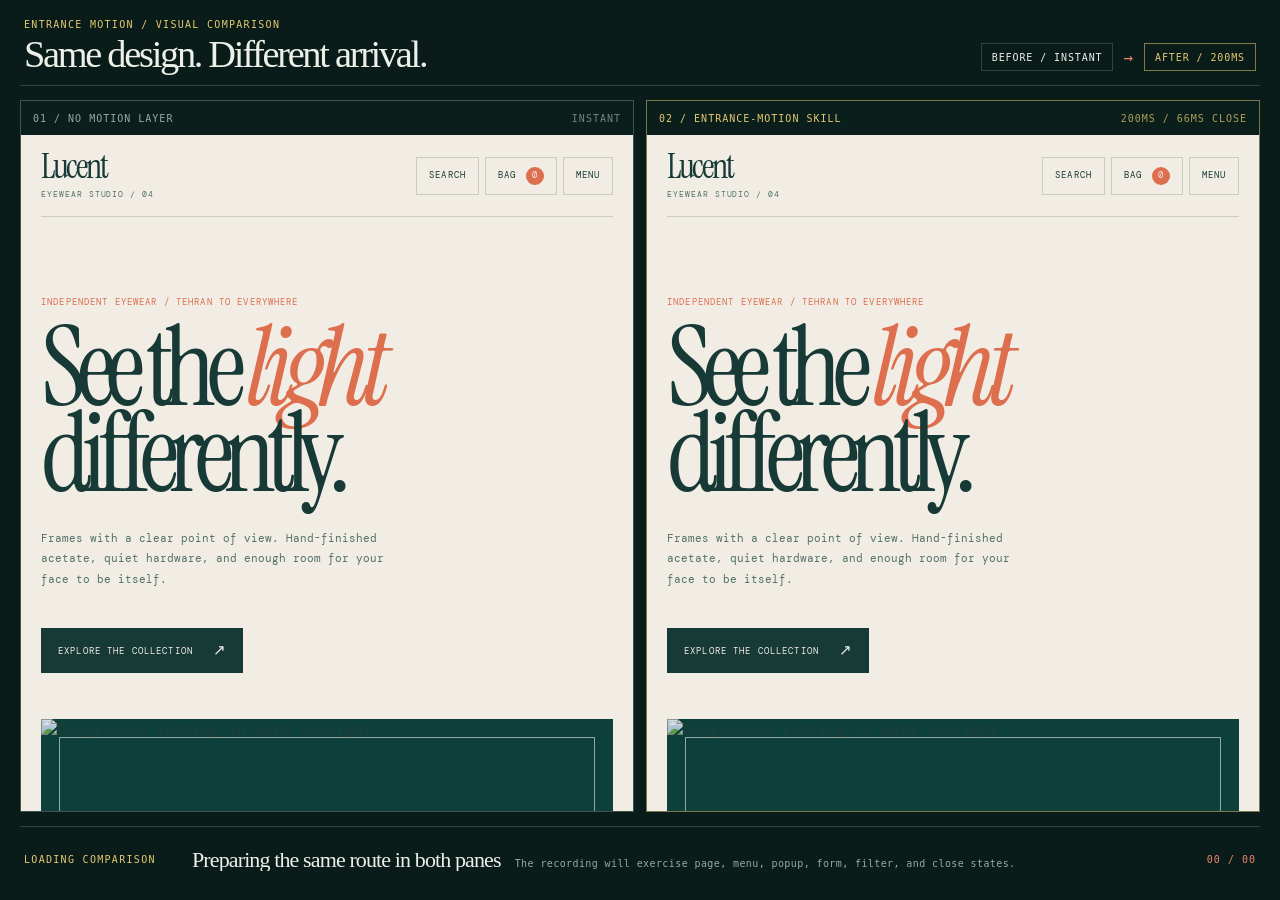
<file: examples/glasses-shop/showcase.html>
<!doctype html>
<html lang="en">
  <head>
    <meta charset="utf-8">
    <meta name="viewport" content="width=device-width, initial-scale=1">
    <title>Entrance Motion / Before and After</title>
    <style>
      :root {
        color-scheme: dark;
        --ink: #edf0e8;
        --muted: #9aa9a1;
        --line: rgba(237, 240, 232, .18);
        --pine: #102f2b;
        --pine-deep: #091c1a;
        --coral: #ed8565;
        --sun: #e4c96f;
      }

      * { box-sizing: border-box; }

      html,
      body {
        width: 100%;
        height: 100%;
        margin: 0;
        overflow: hidden;
        background: var(--pine-deep);
        color: var(--ink);
        font-family: "DM Mono", "SFMono-Regular", Consolas, monospace;
      }

      body {
        display: grid;
        grid-template-rows: auto minmax(0, 1fr) auto;
        padding: 20px 20px 16px;
        gap: 14px;
      }

      .showcase-header {
        display: flex;
        align-items: end;
        justify-content: space-between;
        gap: 32px;
        min-height: 64px;
        border-bottom: 1px solid var(--line);
        padding: 0 4px 14px;
      }

      .eyebrow,
      .pane-kicker,
      .caption-kicker {
        margin: 0 0 8px;
        color: var(--sun);
        font-size: 10px;
        letter-spacing: .13em;
        line-height: 1;
        text-transform: uppercase;
      }

      h1 {
        margin: 0;
        font-family: Georgia, "Times New Roman", serif;
        font-size: clamp(28px, 3vw, 48px);
        font-weight: 400;
        letter-spacing: -.06em;
        line-height: .86;
      }

      .legend {
        display: flex;
        align-items: center;
        gap: 10px;
        color: var(--muted);
        font-size: 10px;
        letter-spacing: .09em;
        text-transform: uppercase;
        white-space: nowrap;
      }

      .legend strong {
        display: inline-flex;
        align-items: center;
        min-height: 28px;
        border: 1px solid var(--line);
        padding: 0 10px;
        color: var(--ink);
        font-weight: 400;
      }

      .legend strong:last-child {
        border-color: rgba(228, 201, 111, .55);
        color: var(--sun);
      }

      .legend-arrow { color: var(--coral); font-size: 16px; }

      .stage {
        display: grid;
        grid-template-columns: minmax(0, 1fr) minmax(0, 1fr);
        min-height: 0;
        gap: 12px;
      }

      .pane {
        display: grid;
        grid-template-rows: 34px minmax(0, 1fr);
        min-width: 0;
        min-height: 0;
        overflow: hidden;
        border: 1px solid var(--line);
        background: #172f2c;
      }

      .pane.after { border-color: rgba(228, 201, 111, .48); }

      .pane-label {
        display: flex;
        align-items: center;
        justify-content: space-between;
        gap: 16px;
        padding: 0 12px;
        background: rgba(9, 28, 26, .9);
        color: var(--muted);
        font-size: 10px;
        letter-spacing: .1em;
        text-transform: uppercase;
      }

      .pane.after .pane-label { color: var(--sun); }

      .pane-status { color: inherit; opacity: .75; }

      iframe {
        display: block;
        width: 100%;
        height: 100%;
        border: 0;
        background: #f1ede4;
      }

      .caption {
        display: grid;
        grid-template-columns: 150px minmax(0, 1fr) auto;
        align-items: center;
        gap: 18px;
        min-height: 58px;
        border-top: 1px solid var(--line);
        padding: 8px 4px 0;
      }

      .caption-kicker { margin: 0; }

      .caption-main {
        display: flex;
        align-items: baseline;
        gap: 14px;
        min-width: 0;
      }

      .caption-title {
        overflow: hidden;
        font-family: Georgia, "Times New Roman", serif;
        font-size: 22px;
        font-weight: 400;
        letter-spacing: -.04em;
        line-height: 1;
        text-overflow: ellipsis;
        white-space: nowrap;
      }

      .caption-detail {
        overflow: hidden;
        color: var(--muted);
        font-size: 10px;
        letter-spacing: .04em;
        text-overflow: ellipsis;
        white-space: nowrap;
      }

      .caption-progress {
        color: var(--coral);
        font-size: 10px;
        letter-spacing: .1em;
        text-transform: uppercase;
        white-space: nowrap;
      }

      @media (max-width: 900px) {
        body { padding: 12px; gap: 10px; }
        .showcase-header { align-items: start; flex-direction: column; gap: 14px; }
        .legend { align-self: stretch; justify-content: space-between; }
        .caption { grid-template-columns: 1fr auto; }
        .caption-main { grid-column: 1 / -1; grid-row: 1; }
        .caption-kicker { grid-column: 1; grid-row: 2; }
        .caption-progress { grid-column: 2; grid-row: 2; }
      }
    </style>
  </head>
  <body>
    <header class="showcase-header">
      <div>
        <p class="eyebrow">Entrance motion / visual comparison</p>
        <h1>Same design. Different arrival.</h1>
      </div>
      <div class="legend" aria-label="Comparison legend">
        <strong>Before / instant</strong>
        <span class="legend-arrow">→</span>
        <strong>After / 200ms</strong>
      </div>
    </header>

    <main class="stage" aria-label="Before and after website comparison">
      <section class="pane before" aria-label="Before website">
        <div class="pane-label"><span>01 / no motion layer</span><span class="pane-status" id="before-status">loading</span></div>
        <iframe id="before-frame" title="Glasses Shop before animation" src="before/index.html?showcase=before"></iframe>
      </section>
      <section class="pane after" aria-label="After website">
        <div class="pane-label"><span>02 / entrance-motion skill</span><span class="pane-status" id="after-status">loading</span></div>
        <iframe id="after-frame" title="Glasses Shop after animation" src="after/index.html?showcase=after"></iframe>
      </section>
    </main>

    <aside class="caption" aria-live="polite">
      <p class="caption-kicker" id="caption-kicker">Loading comparison</p>
      <div class="caption-main">
        <strong class="caption-title" id="caption-title">Preparing the same route in both panes</strong>
        <span class="caption-detail" id="caption-detail">The recording will exercise page, menu, popup, form, filter, and close states.</span>
      </div>
      <span class="caption-progress" id="caption-progress">00 / 00</span>
    </aside>

    <script>
      (() => {
        const panes = [
          { key: "before", frame: document.querySelector("#before-frame"), status: document.querySelector("#before-status") },
          { key: "after", frame: document.querySelector("#after-frame"), status: document.querySelector("#after-status") },
        ];
        const caption = {
          kicker: document.querySelector("#caption-kicker"),
          title: document.querySelector("#caption-title"),
          detail: document.querySelector("#caption-detail"),
          progress: document.querySelector("#caption-progress"),
        };
        const state = { step: 0, total: 0 };
        const PLAYBACK_SCALE = 1.25;

        const wait = (milliseconds) => new Promise((resolve) => window.setTimeout(resolve, milliseconds * PLAYBACK_SCALE));

        const setCaption = (kicker, title, detail, step = null) => {
          caption.kicker.textContent = kicker;
          caption.title.textContent = title;
          caption.detail.textContent = detail;
          if (step !== null) state.step = step;
          caption.progress.textContent = `${String(state.step).padStart(2, "0")} / ${String(state.total).padStart(2, "0")}`;
        };

        const getDocument = (pane) => pane.frame.contentDocument;

        const waitForLoad = (pane) => {
          if (pane.frame.contentDocument?.readyState === "complete") return Promise.resolve();
          return new Promise((resolve) => pane.frame.addEventListener("load", resolve, { once: true }));
        };

        const navigateBoth = async (page) => {
          await Promise.all(panes.map((pane) => {
            const loaded = new Promise((resolve) => pane.frame.addEventListener("load", resolve, { once: true }));
            const cleanPage = page.replace(/^\//, "");
            pane.frame.src = `${pane.key}/${cleanPage}?showcase=${pane.key}&run=${Date.now()}`;
            return loaded;
          }));
          await wait(120);
        };

        const activeSurface = (documentRoot) => [...documentRoot.querySelectorAll("[data-motion-surface]")].find((surface) => {
          const backdrop = surface.closest("[data-surface-backdrop]");
          return !surface.hidden && (!backdrop || !backdrop.hidden);
        });

        const clickBoth = (selector) => {
          panes.forEach((pane) => {
            const target = getDocument(pane).querySelector(selector);
            if (!target) throw new Error(`Showcase target not found: ${selector} in ${pane.key}`);
            target.click();
          });
        };

        const clickLinkBoth = async (selector) => {
          const loaded = panes.map((pane) => new Promise((resolve) => pane.frame.addEventListener("load", resolve, { once: true })));
          clickBoth(selector);
          await Promise.all(loaded);
          await wait(120);
        };

        const closeBoth = (mode = "button") => {
          panes.forEach((pane) => {
            const root = getDocument(pane);
            const surface = activeSurface(root);
            if (!surface) return;
            if (mode === "escape") {
              root.dispatchEvent(new root.defaultView.KeyboardEvent("keydown", { key: "Escape", bubbles: true }));
            } else if (mode === "outside") {
              root.body.dispatchEvent(new root.defaultView.MouseEvent("click", { bubbles: true }));
            } else {
              surface.querySelector("[data-surface-close]")?.click();
            }
          });
        };

        const submitBoth = (selector, fieldSelector, value) => {
          panes.forEach((pane) => {
            const root = getDocument(pane);
            const form = root.querySelector(selector);
            const field = form?.querySelector(fieldSelector);
            if (!form || !field) throw new Error(`Showcase form target not found in ${pane.key}`);
            field.value = value;
            field.dispatchEvent(new root.defaultView.Event("input", { bubbles: true }));
            if (typeof form.requestSubmit === "function") form.requestSubmit();
            else form.dispatchEvent(new root.defaultView.Event("submit", { bubbles: true, cancelable: true }));
          });
        };

        const scrollProgress = async (progress, milliseconds = 900) => {
          const starts = panes.map((pane) => getDocument(pane).defaultView.scrollY);
          const targets = panes.map((pane) => {
            const view = getDocument(pane).defaultView;
            return Math.max(0, getDocument(pane).documentElement.scrollHeight - view.innerHeight) * progress;
          });
          const startedAt = performance.now();
          const duration = milliseconds * PLAYBACK_SCALE;
          return new Promise((resolve) => {
            const tick = (now) => {
              const raw = Math.min(1, (now - startedAt) / duration);
              const eased = 1 - Math.pow(1 - raw, 3);
              panes.forEach((pane, index) => getDocument(pane).defaultView.scrollTo(0, starts[index] + (targets[index] - starts[index]) * eased));
              if (raw < 1) window.requestAnimationFrame(tick);
              else resolve();
            };
            window.requestAnimationFrame(tick);
          });
        };

        const scrollToBoth = async (selector, milliseconds = 800) => {
          const offsets = panes.map((pane) => {
            const root = getDocument(pane);
            const target = root.querySelector(selector);
            if (!target) throw new Error(`Showcase scroll target not found: ${selector} in ${pane.key}`);
            return Math.max(0, target.getBoundingClientRect().top + root.defaultView.scrollY - root.defaultView.innerHeight * .16);
          });
          const starts = panes.map((pane) => getDocument(pane).defaultView.scrollY);
          const startedAt = performance.now();
          const duration = milliseconds * PLAYBACK_SCALE;
          return new Promise((resolve) => {
            const tick = (now) => {
              const raw = Math.min(1, (now - startedAt) / duration);
              const eased = 1 - Math.pow(1 - raw, 3);
              panes.forEach((pane, index) => getDocument(pane).defaultView.scrollTo(0, starts[index] + (offsets[index] - starts[index]) * eased));
              if (raw < 1) window.requestAnimationFrame(tick);
              else resolve();
            };
            window.requestAnimationFrame(tick);
          });
        };

        const setStatuses = () => {
          panes[0].status.textContent = "instant";
          panes[1].status.textContent = "200ms / 66ms close";
        };

        const waitUntilClosed = async () => {
          await wait(260);
          panes.forEach((pane) => {
            const surface = getDocument(pane).querySelector("#site-menu, #search-panel, #bag-panel, #product-backdrop");
            if (surface && !surface.hidden) return;
          });
        };

        const playRecording = async () => {
          state.total = 14;
          setCaption("01 / page entrance", "Home route: instant versus progressive", "Same content and layout. After reveals meaningful groups in DOM order, then leaves them static.", 1);
          await navigateBoth("index.html");
          await wait(1500);

          setCaption("02 / shared surface", "Menu entrance, side by side", "The same menu opens in both panes; the After panel and navigation rows arrive with the shared motion contract.", 2);
          clickBoth('[data-surface-open="site-menu"]');
          await wait(650);
          setCaption("02 / compact exit", "Close is faster and shorter", "Both menus close from the same control. The After exit is shorter and more compact than its opening.", 2);
          closeBoth("button");
          await wait(250);
          setCaption("02 / interrupt", "Reopen while closing", "A second open cancels stale close state instead of leaving an invisible overlay behind.", 2);
          clickBoth('[data-surface-open="site-menu"]');
          await wait(520);
          closeBoth("outside");
          await wait(300);

          setCaption("03 / search", "Search is a transient surface too", "Opening, focus, submit feedback, and Escape close are exercised in both panes.", 3);
          clickBoth('[data-surface-open="search-panel"]');
          await wait(520);
          submitBoth("[data-search-form]", "input[name=q]", "Aster");
          await wait(480);
          closeBoth("escape");
          await wait(260);

          setCaption("04 / synchronized scroll", "Sections reveal as they enter the viewport", "Scroll is synchronized. The After pane queues the next meaningful section instead of animating the entire page at once.", 4);
          await scrollToBoth("[data-product-open='aster']", 1500);
          await wait(450);
          setCaption("04 / product dialog", "Aster opens as a popup", "The same product data and controls are present. After adds the entrance and compact exit.", 4);
          clickBoth("[data-product-open='aster']");
          await wait(520);
          closeBoth("button");
          await wait(260);
          setCaption("04 / bag handoff", "Sol moves from dialog into the bag", "This tests the dialog close, bag open, focus handoff, and shared transient-surface lifecycle.", 4);
          clickBoth("[data-product-open='sol']");
          await wait(520);
          clickBoth("[data-add-to-bag]");
          await wait(700);
          closeBoth("button");
          await wait(260);
          setCaption("04 / third popup", "Moss uses the same popup contract", "Repeated instances stay consistent instead of accumulating page-specific motion logic.", 4);
          clickBoth("[data-product-open='moss']");
          await wait(520);
          closeBoth("outside");
          await wait(260);

          setCaption("05 / footer reveal", "The long page keeps its rhythm", "Lower sections stay available without a loading gap. The same footer form is ready in both panes.", 5);
          await scrollToBoth(".newsletter", 1500);
          await wait(420);
          submitBoth("[data-newsletter-form]", "input[type=email]", "studio@example.com");
          await wait(520);

          setCaption("06 / route change", "Collection route, same design system", "This is the real shared navigation link in both pages, followed by the same synchronized scroll.", 6);
          await clickLinkBoth('a.header-link[href="collection.html"]');
          await wait(1250);

          setCaption("07 / collection controls", "Filters stay functional in both versions", "All, Optical, and Sun update the same grid and count; motion does not change interaction semantics.", 7);
          clickBoth('[data-filter="optical"]');
          await wait(400);
          clickBoth('[data-filter="sun"]');
          await wait(400);
          clickBoth('[data-filter="all"]');
          await wait(520);

          setCaption("08 / product dialogs", "Every collection frame uses the same surface", "Six product popups are opened and closed with button, outside-click, and Escape paths.", 8);
          await scrollToBoth("[data-product-open='aster']", 1350);
          await wait(360);
          const products = ["aster", "sol", "moss", "cinder", "north", "tide"];
          const closeModes = ["button", "outside", "escape", "button", "outside", "escape"];
          for (let index = 0; index < products.length; index += 1) {
            const id = products[index];
            setCaption("08 / product dialogs", `${index + 1} of ${products.length}: ${id}`, "Each frame opens the same popup surface. The After pane applies the shared entrance and compact close.", 8);
            clickBoth(`[data-product-open="${id}"]`);
            await wait(500);
            closeBoth(closeModes[index]);
            await wait(250);
          }

          setCaption("09 / collection scroll", "Below-the-fold content reveals on demand", "The quote section and footer are reached by the same continuous scroll in both panes.", 9);
          await scrollToBoth(".quote-block", 1250);
          await wait(380);
          await scrollToBoth(".newsletter", 1400);
          await wait(420);

          setCaption("10 / route change", "Point of view route, same shell", "The shared header link takes both panes to the third page in the fixture.", 10);
          await clickLinkBoth('a.header-link[href="story.html"]');
          await wait(1250);

          setCaption("11 / shared shell", "The same menu works on the inner page", "Page coverage does not fork the motion system: the story route uses the same menu, search, and close lifecycle.", 11);
          clickBoth('[data-surface-open="site-menu"]');
          await wait(560);
          closeBoth("escape");
          await wait(250);
          clickBoth('[data-surface-open="search-panel"]');
          await wait(520);
          closeBoth("button");
          await wait(260);

          setCaption("12 / story scroll", "The narrative page keeps the same pacing", "Progressive sections reveal in sequence while the Before pane stays immediate.", 12);
          await scrollProgress(.22, 1600);
          await wait(360);
          setCaption("12 / story scroll", "A quote becomes the next visual beat", "Below-the-fold content waits until it approaches the viewport in the After pane.", 12);
          await scrollProgress(.48, 1600);
          await wait(360);
          setCaption("12 / story scroll", "Process cards reveal in sequence", "The Before pane is already present; the After pane makes the arrival legible.", 12);
          await scrollProgress(.74, 1700);
          await wait(360);
          setCaption("12 / story scroll", "End state stays stable", "Revisiting revealed content does not replay the entrance.", 12);
          await scrollProgress(1, 1800);
          await wait(420);

          setCaption("13 / final control", "The shared form behavior is unchanged", "A final submit confirms that the comparison is motion-only: same content, same controls, different arrival.", 13);
          submitBoth("[data-newsletter-form]", "input[type=email]", "story@example.com");
          await wait(620);
          setCaption("14 / complete", "Motion is the difference", "Before: immediate. After: progressive page and surface entrances, compact exits, reduced-motion-safe implementation.", 14);
          await wait(1400);
          return {completed: true, route: panes.map((pane) => getDocument(pane).defaultView.location.pathname)};
        };

        window.showcase = {
          wait,
          setCaption,
          navigateBoth,
          clickBoth,
          clickLinkBoth,
          closeBoth,
          submitBoth,
          scrollProgress,
          scrollToBoth,
          waitUntilClosed,
          playRecording,
          setStatuses,
          waitForFrames: () => Promise.all(panes.map(waitForLoad)),
          state,
        };

        Promise.all(panes.map(waitForLoad)).then(setStatuses);
      })();
    </script>
  </body>
</html>
</file>
